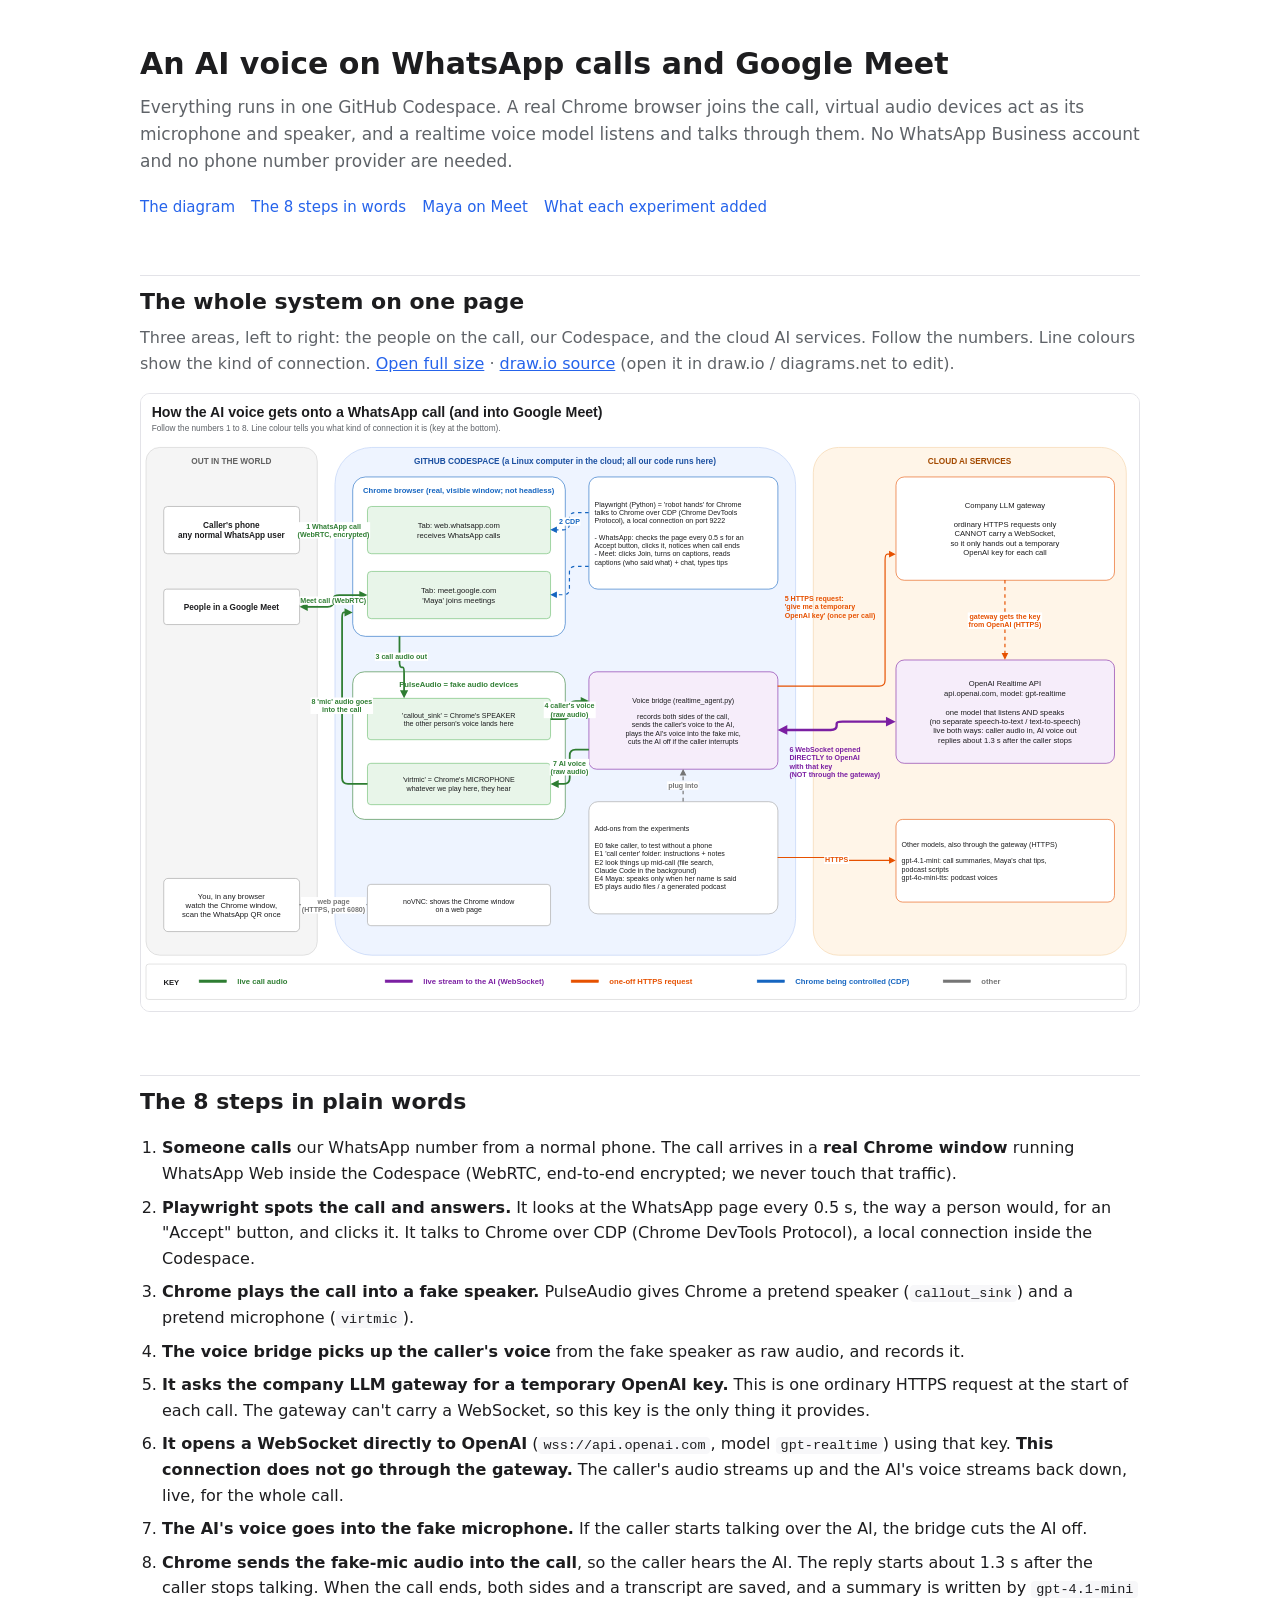
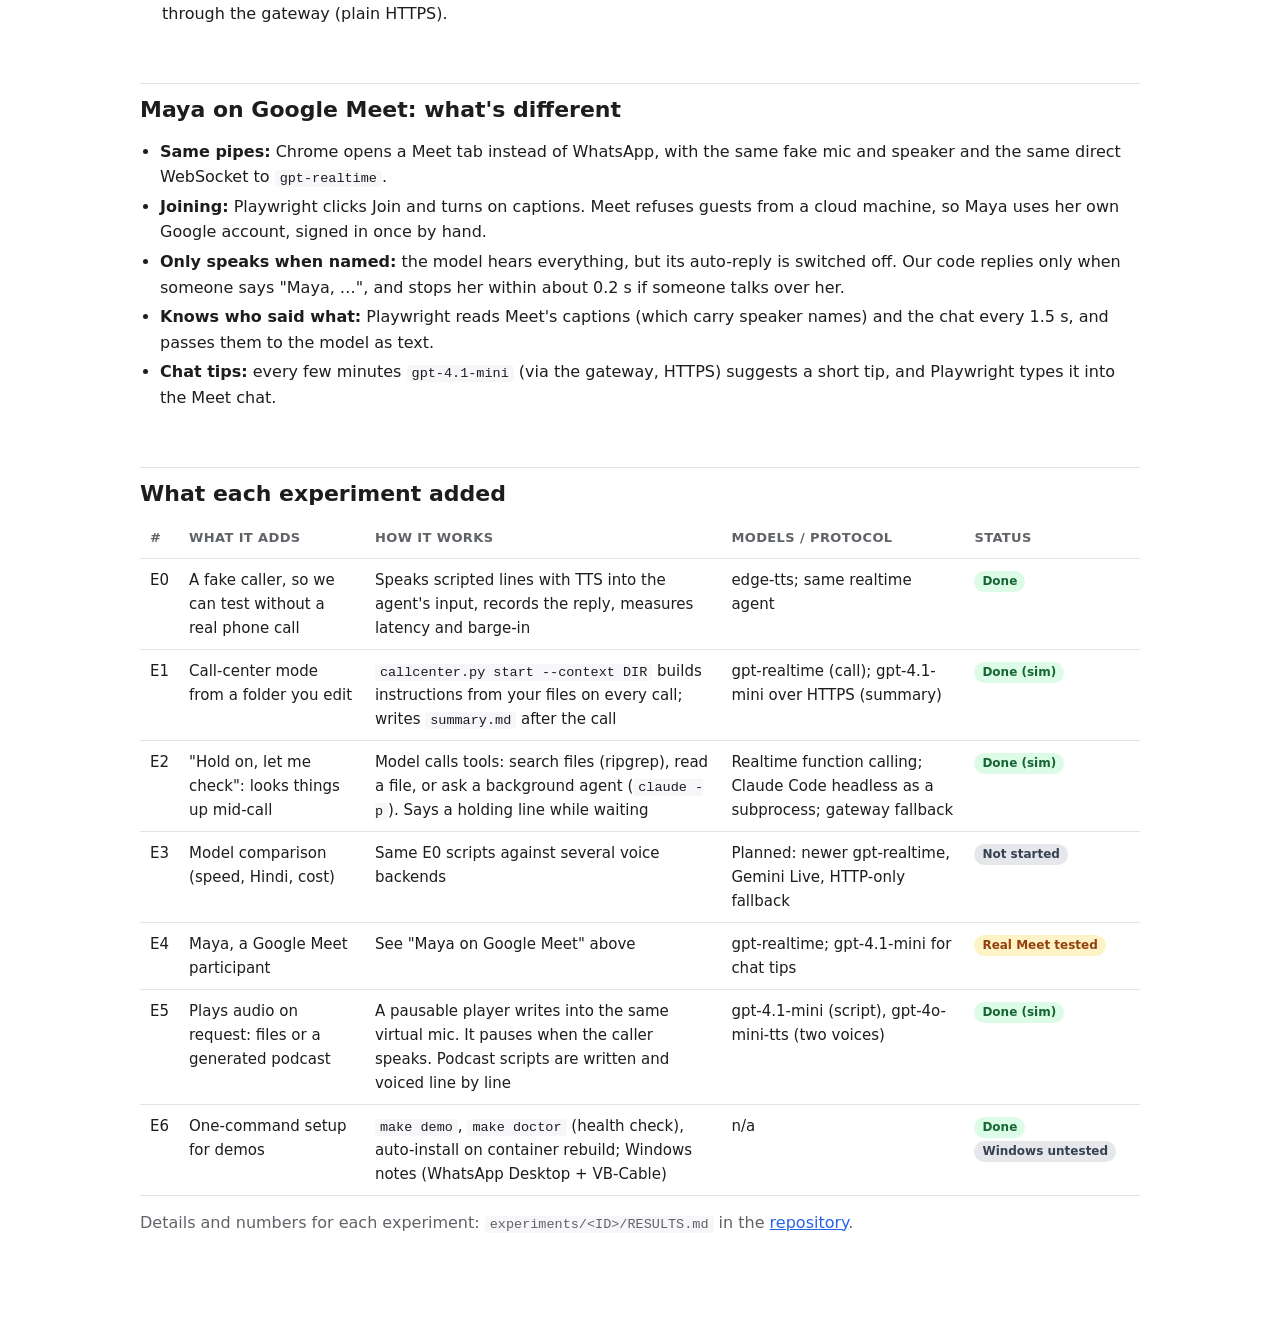
<file: docs/index.html>
<!DOCTYPE html>
<html lang="en">
<head>
<meta charset="utf-8">
<meta name="viewport" content="width=device-width, initial-scale=1">
<title>wa-virtmic: how it works</title>
<style>
  :root { --bg:#ffffff; --fg:#1d1d1f; --muted:#5f6368; --line:#e3e3e8; --card:#f7f7f9; --accent:#2563eb; }
  @media (prefers-color-scheme: dark) {
    :root { --bg:#111214; --fg:#e8e8ea; --muted:#a0a3a8; --line:#2c2e33; --card:#1a1b1e; --accent:#7aa2ff; }
  }
  * { box-sizing: border-box; }
  body { margin:0; background:var(--bg); color:var(--fg); font:16px/1.6 system-ui, -apple-system, "Segoe UI", sans-serif; }
  main { max-width: 1040px; margin: 0 auto; padding: 40px 20px 80px; }
  h1 { font-size: 30px; margin: 0 0 6px; }
  h2 { font-size: 22px; margin: 56px 0 6px; padding-top: 8px; border-top: 1px solid var(--line); }
  p.lead { color: var(--muted); margin: 0 0 18px; font-size: 17px; }
  .sub { color: var(--muted); margin: 0 0 16px; }
  nav a { color: var(--accent); text-decoration: none; margin-right: 16px; font-size: 15px; }
  .diagram { background: var(--card); border: 1px solid var(--line); border-radius: 10px; padding: 16px; overflow-x: auto; }
  ul.notes { margin: 12px 0 0; padding-left: 20px; }
  ul.notes li { margin: 4px 0; }
  ol.steps { padding-left: 22px; } ol.steps li { margin: 8px 0; }
  table { width: 100%; border-collapse: collapse; font-size: 15px; margin-top: 8px; }
  th, td { text-align: left; vertical-align: top; padding: 9px 10px; border-bottom: 1px solid var(--line); }
  th { color: var(--muted); font-weight: 600; font-size: 13px; text-transform: uppercase; letter-spacing: .03em; }
  code { font: 13.5px ui-monospace, SFMono-Regular, Menlo, Consolas, monospace; background: var(--card); padding: 1px 5px; border-radius: 4px; }
  .tag { display:inline-block; font-size:12px; font-weight:600; padding:1px 8px; border-radius:999px; white-space:nowrap; }
  .done { background:#dcfce7; color:#166534; } .partial { background:#fef3c7; color:#92400e; } .todo { background:#e5e7eb; color:#374151; }
  @media (prefers-color-scheme: dark) { .done{background:#14532d;color:#bbf7d0} .partial{background:#78350f;color:#fde68a} .todo{background:#374151;color:#e5e7eb} }
  a { color: var(--accent); }
</style>
</head>
<body>
<main>
  <h1>An AI voice on WhatsApp calls and Google Meet</h1>
  <p class="lead">Everything runs in one GitHub Codespace. A real Chrome browser joins the call, virtual audio devices act as its
    microphone and speaker, and a realtime voice model listens and talks through them. No WhatsApp Business account and no phone
    number provider are needed.</p>
  <nav><a href="#diagram">The diagram</a><a href="#steps">The 8 steps in words</a><a href="#maya">Maya on Meet</a><a href="#experiments">What each experiment added</a></nav>

  <h2 id="diagram">The whole system on one page</h2>
  <p class="sub">Three areas, left to right: the people on the call, our Codespace, and the cloud AI services. Follow the numbers.
    Line colours show the kind of connection. <a href="architecture.svg">Open full size</a> ·
    <a href="architecture.drawio">draw.io source</a> (open it in draw.io / diagrams.net to edit).</p>
  <a href="architecture.svg"><img src="architecture.svg" alt="Architecture diagram: caller's phone, Chrome with WhatsApp Web and Meet tabs, Playwright, PulseAudio fake mic and speaker, voice bridge, company LLM gateway for a temporary key, and a direct WebSocket to OpenAI Realtime" style="width:100%;border:1px solid var(--line);border-radius:10px;background:#fff"></a>

  <h2 id="steps">The 8 steps in plain words</h2>
  <ol class="steps">
    <li><b>Someone calls</b> our WhatsApp number from a normal phone. The call arrives in a <b>real Chrome window</b> running WhatsApp Web inside the Codespace (WebRTC, end-to-end encrypted; we never touch that traffic).</li>
    <li><b>Playwright spots the call and answers.</b> It looks at the WhatsApp page every 0.5 s, the way a person would, for an "Accept" button, and clicks it. It talks to Chrome over CDP (Chrome DevTools Protocol), a local connection inside the Codespace.</li>
    <li><b>Chrome plays the call into a fake speaker.</b> PulseAudio gives Chrome a pretend speaker (<code>callout_sink</code>) and a pretend microphone (<code>virtmic</code>).</li>
    <li><b>The voice bridge picks up the caller's voice</b> from the fake speaker as raw audio, and records it.</li>
    <li><b>It asks the company LLM gateway for a temporary OpenAI key.</b> This is one ordinary HTTPS request at the start of each call. The gateway can't carry a WebSocket, so this key is the only thing it provides.</li>
    <li><b>It opens a WebSocket directly to OpenAI</b> (<code>wss://api.openai.com</code>, model <code>gpt-realtime</code>) using that key. <b>This connection does not go through the gateway.</b> The caller's audio streams up and the AI's voice streams back down, live, for the whole call.</li>
    <li><b>The AI's voice goes into the fake microphone.</b> If the caller starts talking over the AI, the bridge cuts the AI off.</li>
    <li><b>Chrome sends the fake-mic audio into the call</b>, so the caller hears the AI. The reply starts about 1.3 s after the caller stops talking. When the call ends, both sides and a transcript are saved, and a summary is written by <code>gpt-4.1-mini</code> through the gateway (plain HTTPS).</li>
  </ol>

  <h2 id="maya">Maya on Google Meet: what's different</h2>
  <ul class="notes">
    <li><b>Same pipes:</b> Chrome opens a Meet tab instead of WhatsApp, with the same fake mic and speaker and the same direct WebSocket to <code>gpt-realtime</code>.</li>
    <li><b>Joining:</b> Playwright clicks Join and turns on captions. Meet refuses guests from a cloud machine, so Maya uses her own Google account, signed in once by hand.</li>
    <li><b>Only speaks when named:</b> the model hears everything, but its auto-reply is switched off. Our code replies only when someone says "Maya, …", and stops her within about 0.2 s if someone talks over her.</li>
    <li><b>Knows who said what:</b> Playwright reads Meet's captions (which carry speaker names) and the chat every 1.5 s, and passes them to the model as text.</li>
    <li><b>Chat tips:</b> every few minutes <code>gpt-4.1-mini</code> (via the gateway, HTTPS) suggests a short tip, and Playwright types it into the Meet chat.</li>
  </ul>

  <!-- ============================================================ 4 -->
  <h2 id="experiments">What each experiment added</h2>
  <table>
    <thead><tr><th>#</th><th>What it adds</th><th>How it works</th><th>Models / protocol</th><th>Status</th></tr></thead>
    <tbody>
      <tr><td>E0</td><td>A fake caller, so we can test without a real phone call</td>
        <td>Speaks scripted lines with TTS into the agent's input, records the reply, measures latency and barge-in</td>
        <td>edge-tts; same realtime agent</td><td><span class="tag done">Done</span></td></tr>
      <tr><td>E1</td><td>Call-center mode from a folder you edit</td>
        <td><code>callcenter.py start --context DIR</code> builds instructions from your files on every call; writes <code>summary.md</code> after the call</td>
        <td>gpt-realtime (call); gpt-4.1-mini over HTTPS (summary)</td><td><span class="tag done">Done (sim)</span></td></tr>
      <tr><td>E2</td><td>"Hold on, let me check": looks things up mid-call</td>
        <td>Model calls tools: search files (ripgrep), read a file, or ask a background agent (<code>claude -p</code>). Says a holding line while waiting</td>
        <td>Realtime function calling; Claude Code headless as a subprocess; gateway fallback</td><td><span class="tag done">Done (sim)</span></td></tr>
      <tr><td>E3</td><td>Model comparison (speed, Hindi, cost)</td>
        <td>Same E0 scripts against several voice backends</td>
        <td>Planned: newer gpt-realtime, Gemini Live, HTTP-only fallback</td><td><span class="tag todo">Not started</span></td></tr>
      <tr><td>E4</td><td>Maya, a Google Meet participant</td>
        <td>See "Maya on Google Meet" above</td>
        <td>gpt-realtime; gpt-4.1-mini for chat tips</td><td><span class="tag partial">Real Meet tested</span></td></tr>
      <tr><td>E5</td><td>Plays audio on request: files or a generated podcast</td>
        <td>A pausable player writes into the same virtual mic. It pauses when the caller speaks. Podcast scripts are written and voiced line by line</td>
        <td>gpt-4.1-mini (script), gpt-4o-mini-tts (two voices)</td><td><span class="tag done">Done (sim)</span></td></tr>
      <tr><td>E6</td><td>One-command setup for demos</td>
        <td><code>make demo</code>, <code>make doctor</code> (health check), auto-install on container rebuild; Windows notes (WhatsApp Desktop + VB-Cable)</td>
        <td>n/a</td><td><span class="tag done">Done</span> <span class="tag todo">Windows untested</span></td></tr>
    </tbody>
  </table>
  <p class="sub" style="margin-top:14px">Details and numbers for each experiment: <code>experiments/&lt;ID&gt;/RESULTS.md</code> in the
    <a href="https://github.com/Jivraj-18/wa-virtmic">repository</a>.</p>
</main>

</body>
</html>
</file>
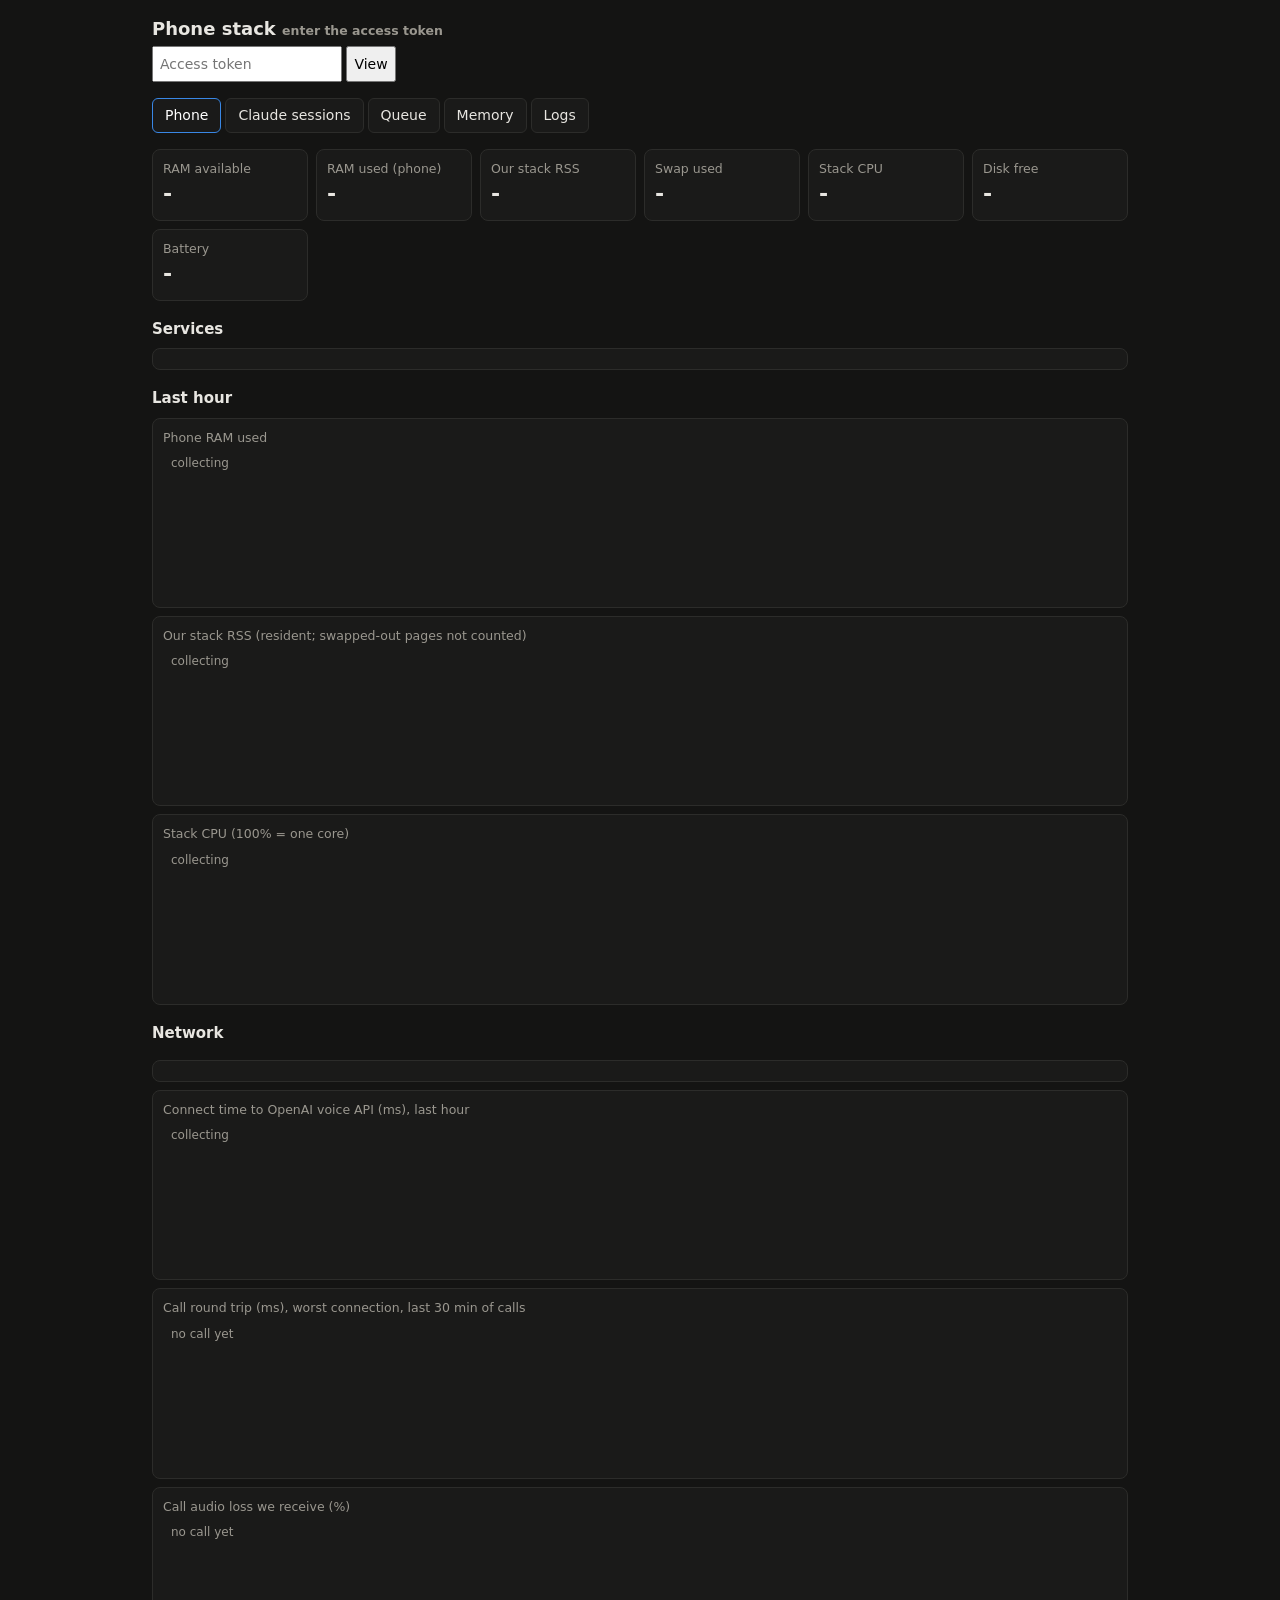
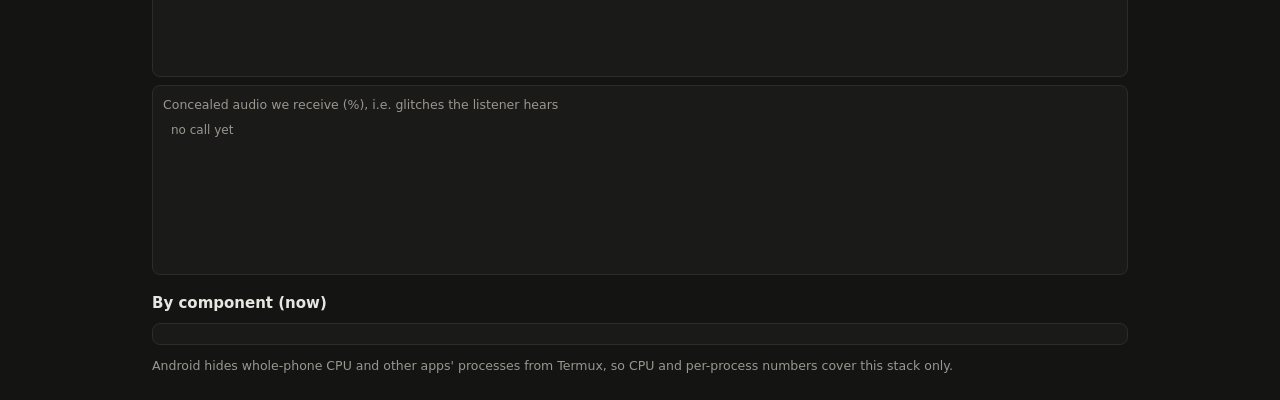
<file: scripts/dashboard.html>
<!doctype html>
<html lang="en">
<head>
<meta charset="utf-8">
<meta name="viewport" content="width=device-width,initial-scale=1">
<title>Phone stack - live</title>
<style>
 :root{--bg:#141413;--card:#1a1a19;--line:#2c2c2a;--ink:#e8e6e1;--muted:#9a978f;--blue:#3987e5;
       --good:#0ca30c;--warn:#fab219;--crit:#d03b3b}
 *{box-sizing:border-box}
 body{font:14px/1.45 system-ui,sans-serif;background:var(--bg);color:var(--ink);max-width:1000px;margin:auto;padding:12px}
 h1{font-size:18px;margin:4px 0} h2{font-size:15px;margin:18px 0 8px}
 .muted{color:var(--muted);font-size:12.5px}
 nav{display:flex;gap:4px;flex-wrap:wrap;margin:10px 0;position:sticky;top:0;background:var(--bg);padding:6px 0;z-index:2}
 nav button{background:var(--card);color:var(--ink);border:1px solid var(--line);border-radius:6px;padding:6px 12px;font:inherit;cursor:pointer}
 nav button[aria-selected=true]{border-color:var(--blue);color:#fff}
 .tiles{display:grid;grid-template-columns:repeat(auto-fit,minmax(150px,1fr));gap:8px}
 .tile{background:var(--card);border:1px solid var(--line);border-radius:8px;padding:10px}
 .tile b{display:block;font-size:22px;font-weight:600}
 .card{background:var(--card);border:1px solid var(--line);border-radius:8px;padding:10px;margin:8px 0}
 canvas{width:100%;height:150px;display:block}
 table{width:100%;border-collapse:collapse} td,th{padding:5px 6px;border-bottom:1px solid var(--line);text-align:left;vertical-align:top}
 th{color:var(--muted);font-weight:500;font-size:12.5px} td.n{text-align:right;font-variant-numeric:tabular-nums;white-space:nowrap}
 .bar{height:8px;background:var(--blue);border-radius:0 4px 4px 0;min-width:2px}
 .dot{display:inline-block;width:9px;height:9px;border-radius:50%;margin-right:6px}
 details{border:1px solid var(--line);border-radius:8px;margin:6px 0;padding:8px;background:var(--card)}
 details details{background:var(--bg)}
 summary{cursor:pointer;overflow-wrap:anywhere}
 .badge{display:inline-block;border-radius:4px;padding:0 6px;margin-right:6px;font-size:12px;background:#38383a;color:#fff}
 .live,.active,.running{background:var(--blue)} .queued{background:#6b5b16} .done,.ok{background:#1e5b30}
 .failed,.error{background:var(--crit)} .question{background:#6a3d8f} .new{outline:2px solid var(--blue)}
 pre{background:#0d0d0c;padding:8px;border-radius:6px;white-space:pre-wrap;overflow-wrap:anywhere;max-height:320px;overflow:auto;margin:6px 0;font-size:12.5px}
 a{color:#7db4ff} input,button{font:inherit;padding:6px}
 .tip{position:fixed;pointer-events:none;background:#000;border:1px solid var(--line);padding:4px 8px;border-radius:6px;font-size:12px;display:none;z-index:9}
 [hidden]{display:none!important}
</style>
</head>
<body>
<h1>Phone stack <span class="muted" id="status">connecting</span></h1>
<form id="login" hidden><input id="key" type="password" placeholder="Access token"> <button>View</button></form>
<nav id="tabs"></nav>
<div id="v-phone"></div>
<div id="v-claude" hidden></div>
<div id="v-queue" hidden></div>
<div id="v-memory" hidden></div>
<div id="v-logs" hidden></div>
<div class="tip" id="tip"></div>
<script>
// Token travels in the URL fragment (never sent to the server or tunnel logs), then as a header.
let token = new URLSearchParams(location.hash.slice(1)).get("t") || sessionStorage.getItem("t") || "";
if (token) sessionStorage.setItem("t", token);
history.replaceState(null, "", location.pathname);
const $ = id => document.getElementById(id);
const openState = {}, steps = {}, seen = new Set();
let hist = [], NETH = {probe: [], call: []}, work = null, sys = null, firstWork = true;

function el(tag, text, cls) {          // textContent only: data is never parsed as HTML
  const e = document.createElement(tag);
  if (text != null && text !== "") e.textContent = text;
  if (cls) e.className = cls;
  return e;
}
function linked(text) {
  const box = el("div");
  String(text).split(/(https?:\/\/[^\s<>"')\]]+)/).forEach((p, i) => {
    if (i % 2) { const a = el("a", p); a.href = p; a.target = "_blank"; a.rel = "noopener noreferrer"; box.append(a); }
    else box.append(p);
  });
  return box;
}
function section(key, title, badge, byDefault, cls) {
  const d = el("details", "", cls), s = el("summary");
  if (badge) s.append(el("span", badge, "badge " + badge));
  s.append(title);
  d.append(s);
  d.open = key in openState ? openState[key] : byDefault;
  d.addEventListener("toggle", () => { openState[key] = d.open; if (d.open && d.dataset.sid) loadSteps(d.dataset.sid); });
  return d;
}
const when = t => t ? new Date(typeof t === "number" ? t * 1000 : t).toLocaleString() : "-";
const ago = t => { if (!t) return "-"; const s = Math.round(Date.now() / 1000 - (typeof t === "number" ? t : Date.parse(t) / 1000));
  return s < 60 ? s + "s ago" : s < 3600 ? Math.round(s / 60) + " min ago" : s < 86400 ? Math.round(s / 3600) + " h ago" : Math.round(s / 86400) + " d ago"; };
const mb = v => v >= 1024 ? (v / 1024).toFixed(2) + " GB" : v + " MB";
const tok = n => n >= 1e6 ? (n / 1e6).toFixed(1) + "M" : n >= 1e3 ? Math.round(n / 1e3) + "k" : String(n);
function keepScroll(fn) { const y = scrollY; fn(); scrollTo(0, y); }

// ---------- tabs
const TABS = [["phone", "Phone"], ["claude", "Claude sessions"], ["queue", "Queue"], ["memory", "Memory"], ["logs", "Logs"]];
let tab = sessionStorage.getItem("tab") || "phone";
function showTab(t) {
  tab = t; sessionStorage.setItem("tab", t);
  TABS.forEach(([k]) => $("v-" + k).hidden = k !== t);
  [...$("tabs").children].forEach(b => b.setAttribute("aria-selected", b.dataset.k === t));
  if (t === "phone") drawCharts();
}
TABS.forEach(([k, label]) => { const b = el("button", label); b.dataset.k = k; b.onclick = () => showTab(k); $("tabs").append(b); });

// ---------- line chart (one series per chart, crosshair + tooltip)
const charts = {};
function chart(id, title, key, fmt, maxOf, src) {
  const card = el("div", "", "card"), c = el("canvas");
  card.append(el("div", title, "muted"), c);
  charts[id] = {c, key, fmt, maxOf, src, hover: null};
  c.addEventListener("pointermove", e => { charts[id].hover = e; drawChart(id); });
  c.addEventListener("pointerleave", () => { charts[id].hover = null; $("tip").style.display = "none"; drawChart(id); });
  return card;
}
function drawChart(id) {
  const ch = charts[id]; if (!ch || !ch.c.isConnected) return;
  const c = ch.c, dpr = devicePixelRatio || 1, W = c.clientWidth, H = c.clientHeight;
  if (!W) return;
  c.width = W * dpr; c.height = H * dpr;
  const g = c.getContext("2d"); g.scale(dpr, dpr); g.clearRect(0, 0, W, H);
  const pts = (ch.src ? NETH[ch.src] : hist).filter(p => p[ch.key] != null);
  if (pts.length < 2) { g.fillStyle = "#9a978f"; g.font = "12px system-ui"; g.fillText(ch.src === "call" ? "no call yet" : "collecting", 8, 20); return; }
  const L = 46, R = 6, T = 6, B = 18, max = Math.max(ch.maxOf(), ...pts.map(p => p[ch.key])) || 1;
  const t0 = pts[0].t, t1 = pts[pts.length - 1].t, X = t => L + (W - L - R) * (t - t0) / Math.max(1, t1 - t0), Y = v => T + (H - T - B) * (1 - v / max);
  g.strokeStyle = "#2c2c2a"; g.fillStyle = "#9a978f"; g.font = "11px system-ui"; g.lineWidth = 1;
  for (const f of [0, .5, 1]) { const y = Y(max * f); g.beginPath(); g.moveTo(L, y); g.lineTo(W - R, y); g.stroke(); g.fillText(ch.fmt(Math.round(max * f)), 2, y + 4); }
  g.fillText(Math.round((t1 - t0) / 60) + " min", L, H - 4);
  g.strokeStyle = "#3987e5"; g.lineWidth = 2; g.lineJoin = "round"; g.beginPath();
  pts.forEach((p, i) => i ? g.lineTo(X(p.t), Y(p[ch.key])) : g.moveTo(X(p.t), Y(p[ch.key]))); g.stroke();
  if (ch.hover) {
    const r = c.getBoundingClientRect(), x = ch.hover.clientX - r.left;
    let best = pts[0]; for (const p of pts) if (Math.abs(X(p.t) - x) < Math.abs(X(best.t) - x)) best = p;
    g.strokeStyle = "#9a978f"; g.lineWidth = 1; g.beginPath(); g.moveTo(X(best.t), T); g.lineTo(X(best.t), H - B); g.stroke();
    g.fillStyle = "#3987e5"; g.strokeStyle = "#1a1a19"; g.lineWidth = 2; g.beginPath(); g.arc(X(best.t), Y(best[ch.key]), 4.5, 0, 7); g.fill(); g.stroke();
    const tip = $("tip"); tip.textContent = new Date(best.t * 1000).toLocaleTimeString() + "  " + ch.fmt(best[ch.key]);
    tip.style.display = "block"; tip.style.left = Math.min(innerWidth - 160, ch.hover.clientX + 12) + "px"; tip.style.top = (ch.hover.clientY - 30) + "px";
  }
}
function drawCharts() { Object.keys(charts).forEach(drawChart); }
addEventListener("resize", drawCharts);

// ---------- phone view (built once, updated in place)
const P = {};
(function buildPhone() {
  const v = $("v-phone"), tiles = el("div", "", "tiles");
  for (const [k, label] of [["avail", "RAM available"], ["used", "RAM used (phone)"], ["stack", "Our stack RSS"], ["swap", "Swap used"], ["cpu", "Stack CPU"], ["disk", "Disk free"], ["batt", "Battery"]]) {
    const t = el("div", "", "tile"); P[k] = el("b", "-"); P[k + "_s"] = el("div", "", "muted");
    t.append(el("div", label, "muted"), P[k], P[k + "_s"]); tiles.append(t);
  }
  v.append(tiles, el("h2", "Services"));
  P.services = el("div", "", "card"); v.append(P.services);
  v.append(el("h2", "Last hour"),
    chart("used", "Phone RAM used", "used", mb, () => sys ? sys.mem.total : 0),
    chart("stack", "Our stack RSS (resident; swapped-out pages not counted)", "stack", mb, () => 0),
    chart("cpu", "Stack CPU (100% = one core)", "cpu", v => v + "%", () => 100));
  v.append(el("h2", "Network"));
  P.probes = el("div", "", "tiles"); v.append(P.probes);
  P.calls = el("div", "", "card"); v.append(P.calls);
  v.append(chart("lat", "Connect time to OpenAI voice API (ms), last hour", "OpenAI (voice)", x => x + " ms", () => 0, "probe"),
    chart("rtt", "Call round trip (ms), worst connection, last 30 min of calls", "rtt", x => x + " ms", () => 0, "call"),
    chart("loss", "Call audio loss we receive (%)", "in_loss", x => x + "%", () => 5, "call"),
    chart("conceal", "Concealed audio we receive (%), i.e. glitches the listener hears", "conceal", x => x + "%", () => 5, "call"));
  v.append(el("h2", "By component (now)"));
  P.comps = el("div", "", "card"); v.append(P.comps);
  v.append(el("p", "Android hides whole-phone CPU and other apps' processes from Termux, so CPU and per-process numbers cover this stack only.", "muted"));
})();

function renderSystem(d) {
  if (!d.mem) return;                    // server just started: first sample not taken yet
  sys = d;
  const m = d.mem, used = m.total - m.avail, pct = Math.round(100 * m.avail / m.total);
  P.avail.textContent = mb(m.avail); P.avail_s.textContent = `${pct}% of ${mb(m.total)}`;
  P.avail.style.color = pct < 10 ? "var(--crit)" : pct < 20 ? "var(--warn)" : "";
  P.used.textContent = mb(used); P.used_s.textContent = "incl. other apps";
  P.stack.textContent = mb(d.stack_mb); P.stack_s.textContent = `${d.nproc} processes`;
  P.swap.textContent = mb(m.swap_used); P.swap_s.textContent = `of ${mb(m.swap_total)}`;
  P.cpu.textContent = d.cpu + "%"; P.cpu_s.textContent = `${d.ncpu} cores`;
  P.disk.textContent = d.disk.free != null ? d.disk.free + " GB" : "-"; P.disk_s.textContent = d.disk.total ? `of ${d.disk.total} GB` : "";
  P.batt.textContent = d.battery ? d.battery.percentage + "%" : "-";
  P.batt_s.textContent = d.battery ? `${d.battery.status}, ${d.battery.temperature}°C` : "needs Termux:API app";
  // services
  const st = el("table");
  for (const s of d.services) {
    const tr = el("tr"), td = el("td"), color = s.ok ? "var(--good)" : s.neutral ? "#6b6a66" : "var(--crit)";
    const dot = el("span", "", "dot"); dot.style.background = color;
    td.append(dot, s.ok ? "up" : s.neutral ? "idle" : "down");
    tr.append(el("td", s.name), td, el("td", s.detail, "muted")); st.append(tr);
  }
  P.services.replaceChildren(st);
  // components
  const t = el("table"), hd = el("tr"), max = Math.max(...d.components.map(c => c.rss), 1);
  ["Component", "RAM", "", "CPU", "procs"].forEach(h => hd.append(el("th", h))); t.append(hd);
  for (const c of d.components) {
    const tr = el("tr"), name = el("td"), b = el("td"), bar = el("div", "", "bar");
    bar.style.width = (100 * c.rss / max) + "%"; b.style.width = "30%"; b.append(bar);
    const det = section("comp/" + c.name, c.name, "", false); det.style.cssText = "border:0;padding:0;margin:0;background:none";
    for (const p of c.procs) det.append(el("div", `pid ${p.pid} · ${p.rss} MB · ${p.cpu}% · ${p.cmd}`, "muted"));
    name.append(det);
    tr.append(name, el("td", c.rss + " MB", "n"), b, el("td", c.cpu + "%", "n"), el("td", String(c.n), "n")); t.append(tr);
  }
  P.comps.replaceChildren(t);
  renderNet(d.net);
  if (d.point && (!hist.length || hist[hist.length - 1].t !== d.point.t)) { hist.push(d.point); if (hist.length > 1800) hist.shift(); }
  if (tab === "phone") drawCharts();
}

function lvl(v, warn, crit) { return v == null ? "var(--crit)" : v >= crit ? "var(--crit)" : v >= warn ? "var(--warn)" : "var(--good)"; }
function renderNet(n) {
  if (!n) return;
  P.probes.replaceChildren(...Object.entries(n.probes || {}).map(([name, r]) => {
    const t = el("div", "", "tile"), b = el("b", r.ms == null ? "down" : r.ms + " ms"), dot = el("span", "", "dot");
    dot.style.background = lvl(r.ms, 150, 400);
    const lab = el("div", "", "muted"); lab.append(dot, name);
    t.append(lab, b, el("div", r.error || "TCP connect, every 10 s", "muted")); return t;
  }));
  const calls = n.calls || [];
  if (!calls.length) P.calls.replaceChildren(el("div", "No call right now. During a WhatsApp or Meet call this shows its network quality every 2 s.", "muted"));
  else {
    const t = el("table"), hd = el("tr");
    ["Call", "Round trip", "Route", "Receive: loss / jitter / glitches / kbps", "Send: kbps / far-end loss / jitter"].forEach(h => hd.append(el("th", h)));
    t.append(hd);
    for (const c of calls) {
      const tr = el("tr"), q = el("td"), dot = el("span", "", "dot");
      const bad = Math.max(c.in_loss || 0, c.far_loss || 0, c.in_conceal || 0);
      dot.style.background = lvl(Math.max(bad * 40, (c.rtt_ms || 0)), 250, 500);
      q.append(dot, `${c.app} · ${c.state} · ${Math.round(c.age_s / 60)} min`);
      tr.append(q, el("td", c.rtt_ms != null ? c.rtt_ms + " ms" : "-", "n"), el("td", `${c.route || "-"}${c.net && c.net !== "unknown" ? " · " + c.net : ""}`),
        el("td", `${c.in_loss}% / ${c.in_jitter_ms ?? "-"} ms / ${c.in_conceal}% / ${c.in_kbps}`, "n"),
        el("td", `${c.out_kbps} / ${c.far_loss ?? "-"}% / ${c.far_jitter_ms ?? "-"} ms`, "n"));
      t.append(tr);
    }
    P.calls.replaceChildren(t, el("div", "Glitches = audio Chrome had to invent because packets came late or never. Relay = traffic goes through a TURN server (adds delay).", "muted"));
  }
  for (const [k, pt] of [["probe", n.probe_point], ["call", n.call_point]]) {
    const a = NETH[k];
    if (pt && (!a.length || a[a.length - 1].t !== pt.t)) { a.push(pt); if (a.length > 1800) a.shift(); }
  }
}

// ---------- Claude sessions
const KIND = {desk: "Meeting desk", task: "Nova tasks", memory: "Memory updates", wa: "WhatsApp"};
let filter = sessionStorage.getItem("kind") || "";
function stepView(sid, box) {
  const list = steps[sid];
  if (!list) { box.replaceChildren(el("div", "loading steps", "muted")); return; }
  box.replaceChildren(...list.map((s, i) => {
    if (s.tool === "says") { const d = el("div"); d.append(el("strong", "Claude: "), linked(s.what)); d.style.margin = "6px 0"; return d; }
    if (s.tool === "prompt") { const d = section(sid + "/p" + i, "Prompt", "", false); d.append(el("pre", s.what)); return d; }
    const d = section(sid + "/" + i, `${s.tool}: ${s.note || s.what.slice(0, 110)}`, s.status, s.status === "running");
    d.append(el("div", when(s.time), "muted"), el("pre", s.what));
    if (s.output) d.append(el("pre", s.output));
    return d;
  }));
}
async function loadSteps(sid) {
  try {
    const r = await fetch("/api/session?id=" + encodeURIComponent(sid), {headers: {Authorization: "Bearer " + token}});
    if (!r.ok) return;
    steps[sid] = (await r.json()).steps;
    const box = document.querySelector(`[data-steps="${CSS.escape(sid)}"]`);
    if (box) keepScroll(() => stepView(sid, box));
  } catch (e) {}
}
setInterval(() => {                         // stream live sessions that are open: refresh their steps every 2 s
  if (!work || tab !== "claude") return;
  for (const s of work.sessions || []) if (s.live && openState[s.id]) loadSteps(s.id);
}, 2000);

function renderClaude() {
  const v = $("v-claude"), list = work.sessions || [];
  const live = list.filter(s => s.live).length, today = list.filter(s => Date.now() / 1000 - s.mtime < 86400);
  const sum = k => today.reduce((a, s) => a + s[k], 0);
  const head = el("div", "", "tiles");
  for (const [label, val, sub] of [["Running now", live, "Claude sessions"], ["Last 24 h", today.length, "sessions"],
       ["Tokens out (24 h)", tok(sum("out")), "generated"], ["Tokens in (24 h)", tok(sum("in") + sum("cache")), "incl. cache"]]) {
    const t = el("div", "", "tile"); t.append(el("div", label, "muted"), el("b", String(val)), el("div", sub, "muted")); head.append(t);
  }
  const bar = el("nav");
  for (const [k, label] of [["", "All"], ...Object.entries(KIND)]) {
    const b = el("button", label); b.setAttribute("aria-selected", filter === k);
    b.onclick = () => { filter = k; sessionStorage.setItem("kind", k); renderClaude(); }; bar.append(b);
  }
  const items = list.filter(s => !filter || s.kind === filter).map(s => {
    const isNew = !firstWork && !seen.has(s.id);
    const d = section(s.id, `${s.label} · ${ago(s.end || s.mtime)} · ${s.tools} tools · ${tok(s.out)} out`, s.live ? "live" : "done", s.live, isNew ? "new" : "");
    d.dataset.sid = s.id;
    d.append(el("div", `${s.model || "?"} · started ${when(s.start)} · last activity ${when(s.end)} · in ${tok(s.in)} + cache ${tok(s.cache)} / out ${tok(s.out)}`, "muted"));
    if (s.answer) { const a = el("div"); a.append(el("strong", "Last answer: "), linked(s.answer)); d.append(a); }
    const box = el("div"); box.dataset.steps = s.id; d.append(box);
    if (d.open) { stepView(s.id, box); if (!steps[s.id]) loadSteps(s.id); }
    return d;
  });
  list.forEach(s => seen.add(s.id));
  keepScroll(() => v.replaceChildren(head, bar, ...(items.length ? items : [el("p", "No sessions yet.", "muted")])));
}

// ---------- queue
function renderQueue() {
  const v = $("v-queue"), q = work.queue || [];
  const counts = ["active", "queued", "done", "failed"].map(k => `${q.filter(t => t.state === k).length} ${k}`).join(" · ");
  keepScroll(() => v.replaceChildren(el("p", counts, "muted"), ...q.map(t => {
    const d = section("q/" + t.id, t.task.slice(0, 140), t.state, t.state === "active");
    const took = t.started ? Math.round((t.finished || Date.now() / 1000) - t.started) + "s" : "-";
    d.append(el("div", `Requester: ${t.requester || "-"} | queued ${when(t.created)} | started ${when(t.started)} | finished ${when(t.finished)} | took ${took}`, "muted"));
    d.append(el("p", t.task));
    const r = t.result;
    for (const [label, val] of [["Result", r.say], ["Question", r.question], ["Links", [r.chat, r.url].filter(Boolean).join("\n")], ["Repository", r.repo && "https://github.com/" + r.repo]])
      if (val) d.append(el("strong", label), linked(val));
    const sess = (work.sessions || []).filter(s => s.id.startsWith(t.session + "/"));
    if (sess.length) { const b = el("button", `Open its Claude session${sess.length > 1 ? "s" : ""}`);
      b.onclick = () => { sess.forEach(s => openState[s.id] = true); filter = ""; showTab("claude"); renderClaude(); }; d.append(b); }
    return d;
  })));
}

// ---------- memory, logs
function renderMemory() {
  const m = work.memory || {}, v = $("v-memory");
  const box = el("div", "", "card"); box.append(el("div", `memory.md · updated ${when(m.updated)}`, "muted"), el("pre", m.memory || "(empty)"));
  box.lastChild.style.maxHeight = "none";
  const pr = el("div", "", "card"); pr.append(el("div", "Projects Nova built", "muted"));
  for (const p of m.projects || []) { const d = el("div"); d.style.margin = "6px 0";
    d.append(el("strong", p.repo || p.url || "-"), linked([p.url, p.task].filter(Boolean).join(" · "))); pr.append(d); }
  keepScroll(() => v.replaceChildren(box, pr));
}
function renderLogs() {
  const v = $("v-logs"), l = work.logs || {};
  keepScroll(() => v.replaceChildren(...Object.entries(l).map(([name, x]) => {
    const d = section("log/" + name, `${name} · written ${ago(x.mtime)}`, "", false); d.append(el("pre", x.text)); return d;
  })));
}
function renderWork(w) {
  work = w;
  renderClaude(); renderQueue(); renderMemory(); renderLogs();
  firstWork = false;
}

// ---------- polling (a long-lived stream stalls behind Cloudflare's quick tunnel)
let workHash = "", tick = 0;
async function api(path) {
  const r = await fetch(path, {headers: {Authorization: "Bearer " + token}, cache: "no-store"});
  if (r.status === 401) { token = ""; sessionStorage.removeItem("t"); throw new Error("unauthorized"); }
  if (!r.ok) throw new Error("HTTP " + r.status);
  return r.json();
}
async function connect() {
  if (!token) { $("login").hidden = false; $("status").textContent = "enter the access token"; return; }
  try {
    if (!hist.length) { const h = await api("/api/history"); hist = h.sys; NETH.probe = h.probe; NETH.call = h.call; }
    $("login").hidden = true;
    const d = await api("/api/system");
    renderSystem(d);
    $("status").textContent = "· live · " + new Date(d.t * 1000).toLocaleTimeString();
    if (tick++ % 2 === 0) {
      const w = await api("/api/work?h=" + workHash);
      if (w.work) { workHash = w.h; renderWork(w.work); }
    }
    setTimeout(connect, 2000);
  } catch (e) {
    $("status").textContent = "· reconnecting (" + e.message + ")";
    setTimeout(connect, token ? 3000 : 0);
  }
}
$("login").addEventListener("submit", e => { e.preventDefault(); token = $("key").value.trim(); sessionStorage.setItem("t", token); connect(); });
showTab(tab);
connect();
</script>
</body>
</html>
</file>
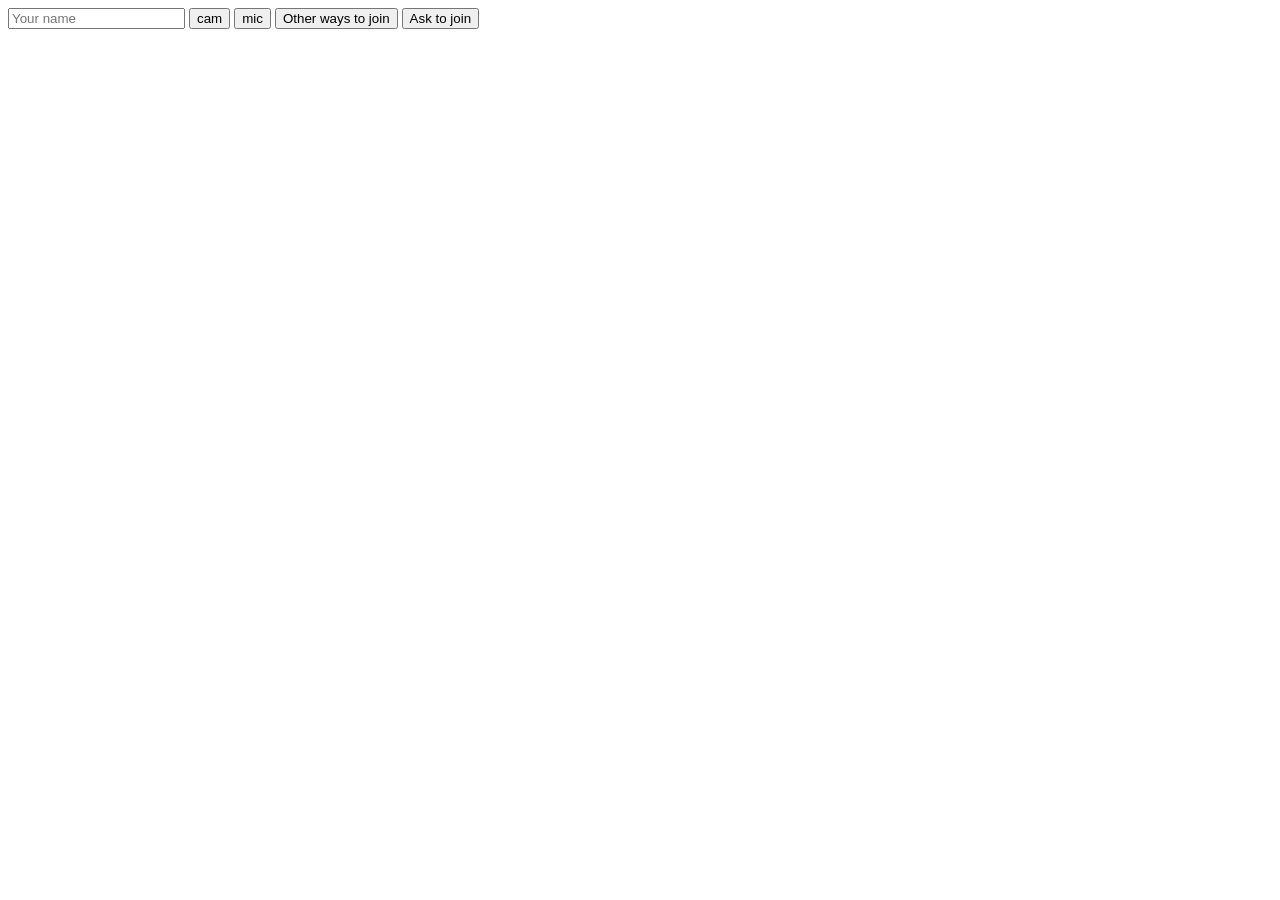
<file: tests/meet_mock.html>
<!doctype html>
<!-- Minimal stand-in for the Google Meet pre-join + in-call DOM, used by test_meet_browser.py (no real Meet). -->
<title>Mock Meet</title>
<div id="prejoin">
  <input placeholder="Your name">
  <button aria-label="Turn off camera (ctrl + e)" onclick="log.push('cam_off');this.setAttribute('aria-label','Turn on camera (ctrl + e)')">cam</button>
  <button aria-label="Turn on microphone (ctrl + d)" onclick="log.push('mic_on');this.setAttribute('aria-label','Turn off microphone (ctrl + d)')">mic</button>
  <button onclick="log.push('other')">Other ways to join</button>
  <button onclick="join()">Ask to join</button>
</div>
<div id="call" hidden>
  <button aria-label="Chat with everyone" onclick="document.getElementById('chat').hidden=false">chat</button>
  <button aria-label="Leave call" onclick="log.push('left')">leave</button>
  <div id="chat" hidden>
    <textarea aria-label="Send a message" onkeydown="if(event.key==='Enter'){event.preventDefault();sent.push(this.value);this.value=''}"></textarea>
  </div>
</div>
<script>
  window.log = []; window.sent = [];
  function join() {
    log.push('join:' + document.querySelector('input').value);
    document.getElementById('prejoin').innerHTML = '<div>Asking to be let in...</div>';
    setTimeout(() => { document.getElementById('call').hidden = false; }, 1500);  // host admits after 1.5 s
  }
</script>
</file>
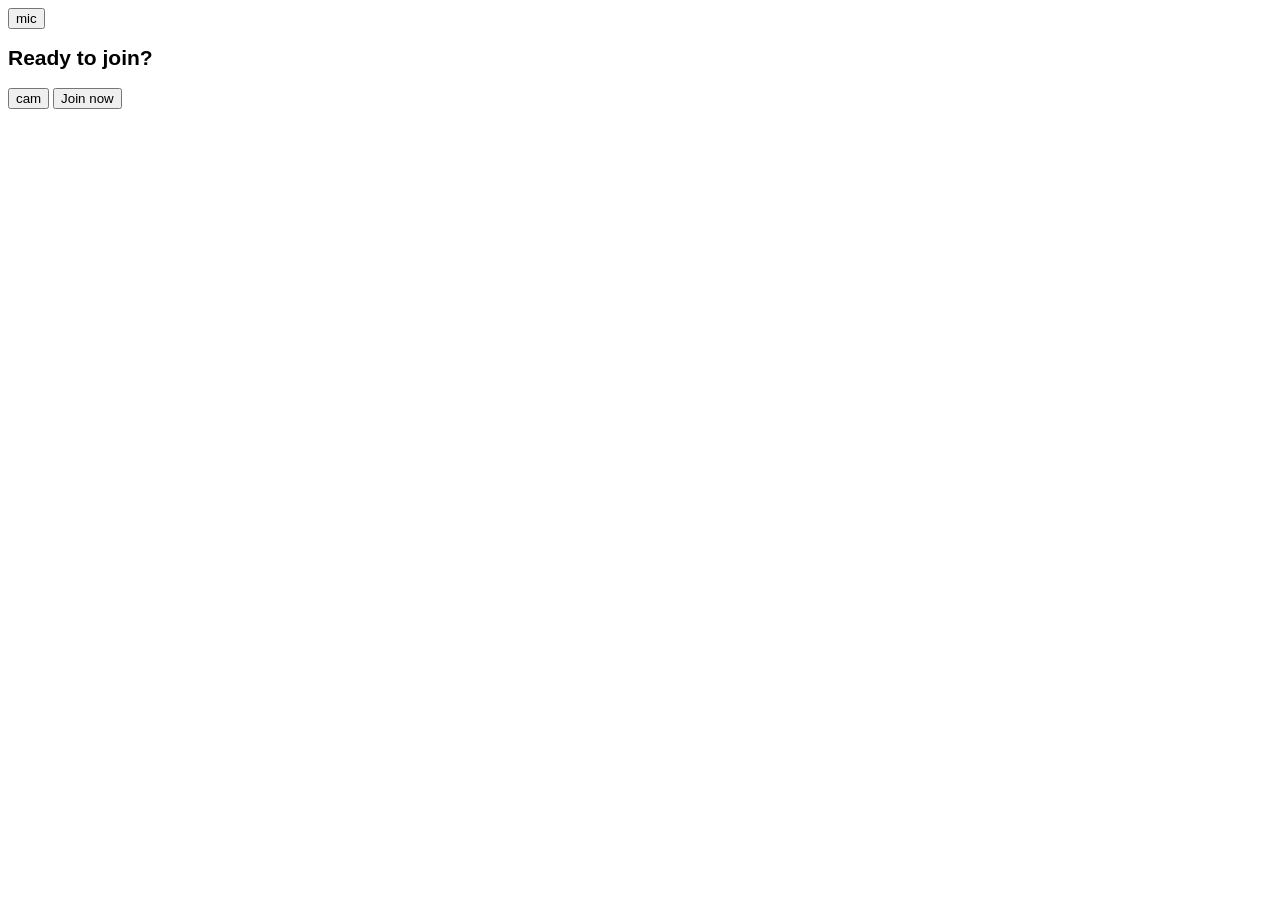
<file: tests/nova_sim/sim_meet.html>
<!doctype html>
<!-- Fake Google Meet for Nova's end-to-end simulation (tests/nova_sim/run_sim.py). Same accessible names as real
     Meet (Nov 2026): pre-join buttons, lobby text, Leave call, People count, Captions region, chat panel.
     In the call it plays the scripted lines (audio -> Chrome speaker -> maya_out -> Nova's ears), shows each as a
     caption, and measures Chrome's MIC (maya_mic = Nova's voice) to see when Nova speaks. Results are POSTed to /log. -->
<html><head><title>Meet - sim</title><style>body{font:14px sans-serif}</style></head><body>
<button aria-label="Turn on microphone (ctrl + d)" id="micbtn" onclick="if(/^turn on/i.test(this.getAttribute('aria-label'))){this.setAttribute('aria-label','Turn off microphone (ctrl + d)');post('mic_on')}else{this.setAttribute('aria-label','Turn on microphone (ctrl + d)');post('mic_off')}">mic</button>
<div id="pre">
  <h2>Ready to join?</h2>
  <button aria-label="Turn off camera (ctrl + e)" onclick="this.setAttribute('aria-label','Turn on camera (ctrl + e)')">cam</button>
  <button onclick="ask()">Join now</button>
</div>
<div id="lobby" hidden>Asking to be let in...  You'll join the call when someone lets you in</div>
<div id="call" hidden>
  <button aria-label="Leave call" onclick="leave()">leave</button>
  <button aria-label="People" id="people"><span id="pc">5</span></button>
  <button aria-label="Chat with everyone" onclick="document.getElementById('chat').hidden=false">chat</button>
  <button aria-label="Raise hand (ctrl + alt + h)" id="hand" onclick="toggleHand()">hand</button>
  <div id="tiles"><div data-participant-id="p1"><span data-self-name="Asha">Asha</span></div>
    <div data-participant-id="p2"><span data-self-name="Ravi">Ravi</span></div>
    <div data-participant-id="p3"><span data-self-name="Kiran">Kiran</span></div>
    <div data-participant-id="p4"><span data-self-name="Sam">Sam</span></div>
    <div data-participant-id="p5"><span data-self-name="You">You</span></div></div>
  <div role="region" aria-label="Captions" id="cap"></div>
  <div id="chat" hidden>
    <div id="msgs"></div>
    <textarea aria-label="Send a message" onkeydown="if(event.key==='Enter'){event.preventDefault();post('chat_sent',{text:this.value});this.value=''}"></textarea>
  </div>
</div>
<div id="end" hidden>You left the meeting</div>
<script>
const T0 = performance.now(), now = () => +((performance.now() - T0) / 1000).toFixed(2);
const log = [];
function post(ev, extra) {
  const rec = Object.assign({t: now(), ev}, extra || {});
  log.push(rec);
  fetch('/log', {method: 'POST', body: JSON.stringify(rec)}).catch(() => {});
}
function ask() { post('join_clicked'); pre.hidden = true; lobby.hidden = false; setTimeout(admit, 3000); }
let inCall = false, script = null;
async function admit() {
  lobby.hidden = true; call.hidden = false; inCall = true; post('admitted');
  script = await (await fetch('/script.json')).json();
  startMic();
  setTimeout(run, script.start_after * 1000);
}
function toggleHand() { const up = /^raise/i.test(hand.getAttribute('aria-label'));
  hand.setAttribute('aria-label', up ? 'Lower hand (ctrl + alt + h)' : 'Raise hand (ctrl + alt + h)'); post(up ? 'hand_raised' : 'hand_lowered'); }
function leave() { inCall = false; call.hidden = true; end.hidden = false; post('nova_left'); }
function caption(sp, text) { cap.innerHTML = ''; const b = document.createElement('div');
  b.innerHTML = '<div></div><div></div>'; b.children[0].textContent = sp; b.children[1].textContent = text; cap.appendChild(b); }
function chatMsg(sender, text) { const g = document.createElement('div'); g.setAttribute('data-sender-name', sender);
  const m = document.createElement('div'); m.setAttribute('data-message-text', text); m.textContent = text; g.appendChild(m);
  msgs.appendChild(g); }
let micOn = false, micStart = 0;
async function startMic() {
  const s = await navigator.mediaDevices.getUserMedia({audio: true});
  const ac = new AudioContext(), an = ac.createAnalyser(); an.fftSize = 2048;
  ac.createMediaStreamSource(s).connect(an);
  const buf = new Float32Array(an.fftSize);
  let loud = 0, quiet = 0;
  setInterval(() => {
    an.getFloatTimeDomainData(buf);
    let e = 0; for (const x of buf) e += x * x;
    const rms = Math.sqrt(e / buf.length);
    if (rms > 0.01) { loud++; quiet = 0; } else { quiet++; loud = 0; }
    const muted = /^turn on/i.test(micbtn.getAttribute('aria-label'));   // muted in Meet: nobody hears her
    if (!micOn && loud >= 2) { micOn = true; micStart = now(); post(muted ? 'nova_voice_muted' : 'nova_voice_start'); }
    if (micOn && quiet >= 8) { micOn = false; post('nova_voice_end', {dur: +(now() - micStart).toFixed(2)}); }
  }, 100);
}
const sleep = s => new Promise(r => setTimeout(r, s * 1000));
async function run() {
  for (let i = 0; i < script.lines.length && inCall; i++) {
    const L = script.lines[i];
    if (L.mute) { micbtn.setAttribute('aria-label', 'Turn on microphone (ctrl + d)'); post('host_muted', {i}); }
    if (L.chat) { chatMsg(L.speaker, L.chat); post('chat_in', {i, speaker: L.speaker}); }
    if (L.audio) {
      const a = new Audio(L.audio);
      post('line_start', {i, addressed: !!L.addressed});
      caption(L.speaker, L.text);
      await a.play(); await new Promise(r => a.onended = r);
      post('line_end', {i});
    }
    await sleep(L.wait || 4);
    if (L.people !== undefined) { pc.textContent = String(L.people); post('people', {n: L.people}); }
  }
  post('script_done');
}
</script></body></html>
</file>
